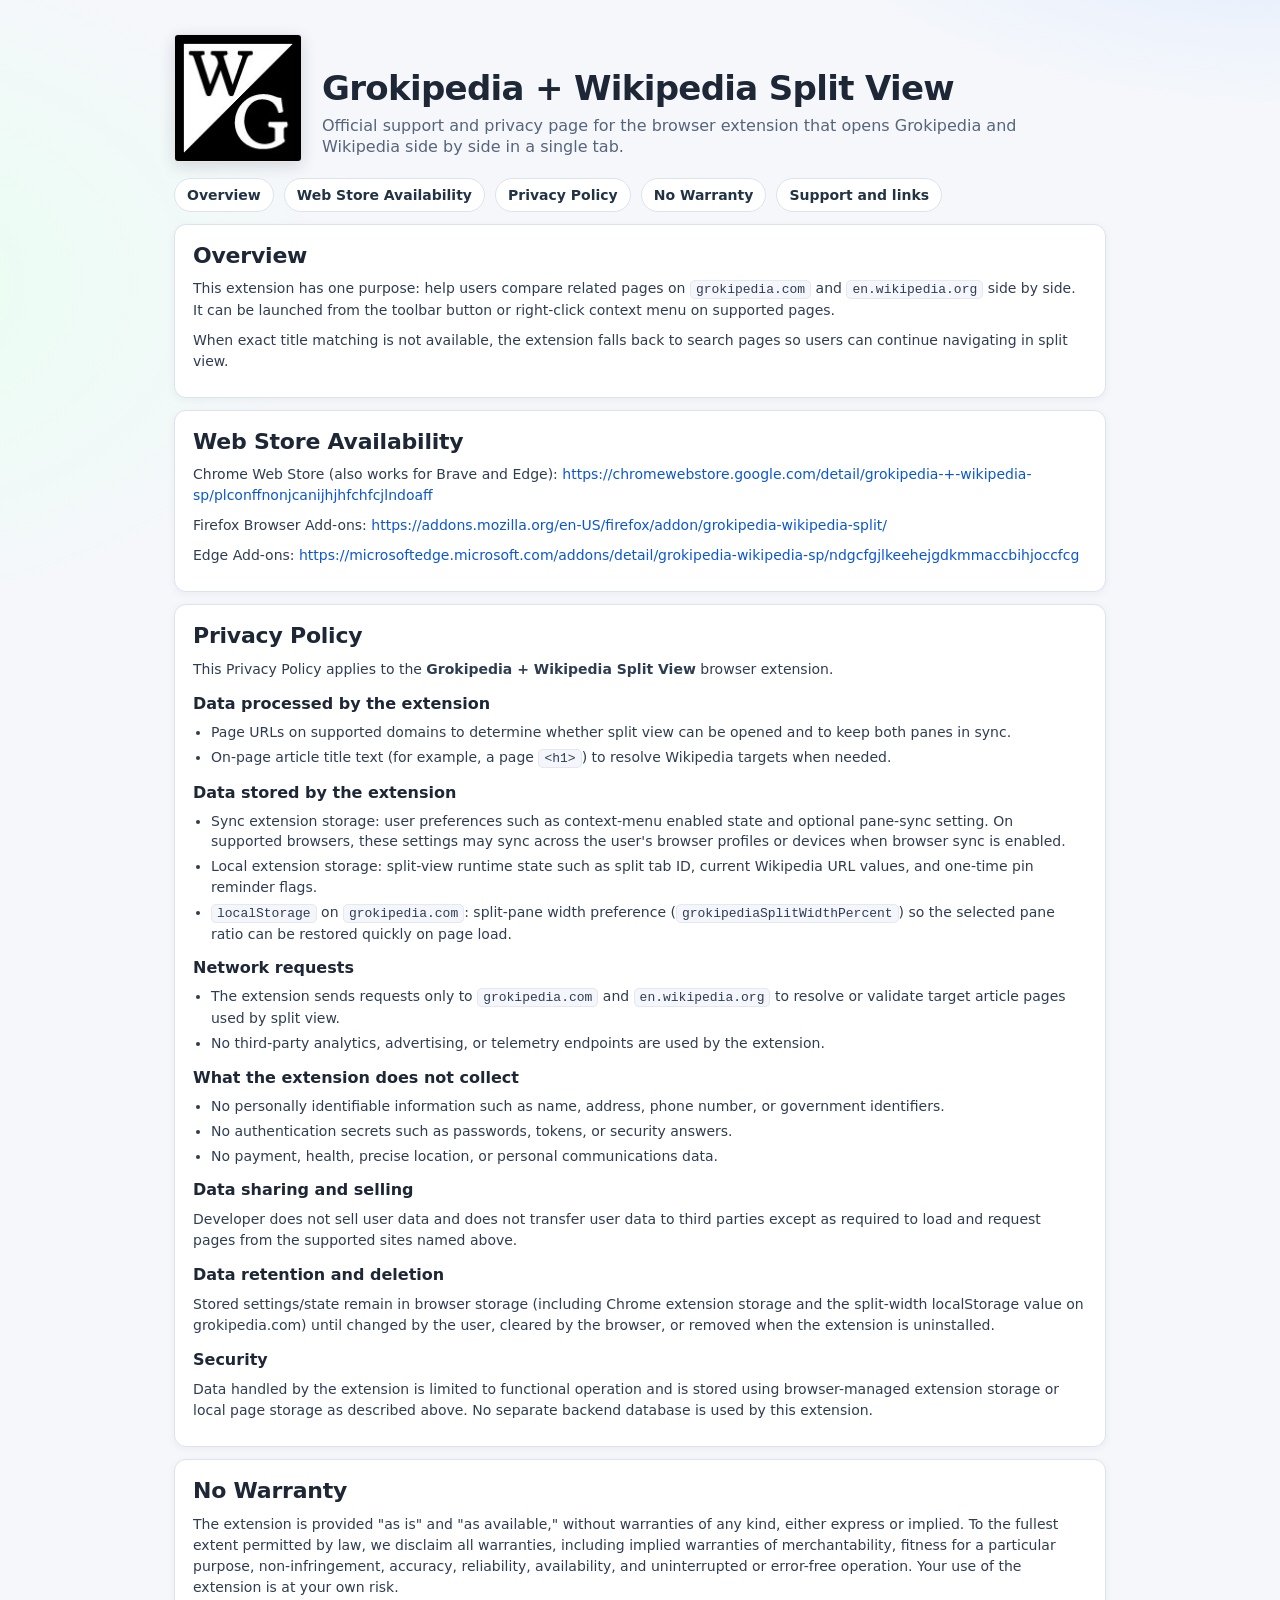
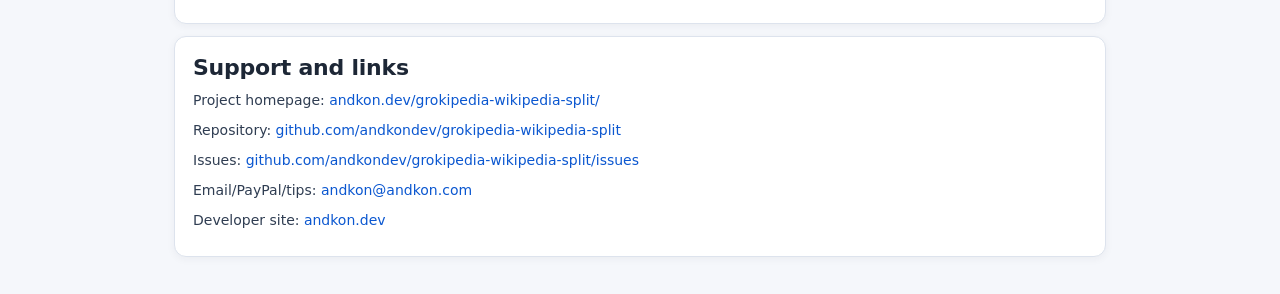
<file: index.html>
<!DOCTYPE html>
<html lang="en">
<head>
  <meta charset="UTF-8">
  <meta name="viewport" content="width=device-width, initial-scale=1">
  <link rel="icon" type="image/png" sizes="128x128" href="icon128.png">
  <title>Grokipedia + Wikipedia Split View</title>
  <style>
    :root {
      --bg: #f5f7fb;
      --card: #ffffff;
      --line: #dde3ed;
      --text: #1d2736;
      --muted: #55657b;
      --link: #0b57d0;
      --accent: #1f7f3f;
      --accent-bg: #effaf2;
    }

    * {
      box-sizing: border-box;
    }

    body {
      margin: 0;
      font-family: system-ui, -apple-system, "Segoe UI", sans-serif;
      color: var(--text);
      background:
        radial-gradient(900px 500px at 100% -10%, #d9e7ff 0%, rgba(217, 231, 255, 0) 60%),
        radial-gradient(700px 500px at -10% 15%, #e8fff1 0%, rgba(232, 255, 241, 0) 65%),
        var(--bg);
    }

    .page {
      max-width: 980px;
      margin: 0 auto;
      padding: 34px 24px 40px;
    }

    .hero {
      display: flex;
      gap: 20px;
      align-items: flex-end;
      margin-bottom: 14px;
    }

    .logo {
      width: 128px;
      height: 128px;
      border-radius: 4px;
      object-fit: cover;
      box-shadow: 0 4px 16px rgba(17, 24, 39, 0.14);
      background: #fff;
      border: 1px solid #e7e7e7;
    }

    .hero-copy {
      min-width: 0;
      padding-bottom: 4px;
    }

    h1 {
      margin: 0 0 8px;
      font-size: 34px;
      line-height: 1.08;
      letter-spacing: -0.02em;
    }

    .subtitle {
      margin: 0;
      color: var(--muted);
      font-size: 16px;
      line-height: 1.35;
      max-width: 760px;
    }

    .anchor-row {
      display: flex;
      gap: 10px;
      flex-wrap: wrap;
      margin-top: 16px;
      margin-bottom: 12px;
    }

    .chip {
      display: inline-flex;
      align-items: center;
      height: 34px;
      padding: 0 12px;
      border-radius: 999px;
      border: 1px solid var(--line);
      background: #fff;
      color: #234;
      font-size: 14px;
      font-weight: 600;
      text-decoration: none;
    }

    .chip:hover {
      border-color: #c3d2eb;
      background: #f7fbff;
    }

    .card {
      margin-top: 12px;
      background: var(--card);
      border: 1px solid var(--line);
      border-radius: 12px;
      box-shadow: 0 2px 8px rgba(31, 41, 55, 0.05);
      padding: 18px 18px 16px;
    }

    .card h2 {
      margin: 0;
      font-size: 22px;
      line-height: 1.2;
      letter-spacing: -0.01em;
    }

    .card h3 {
      margin: 14px 0 8px;
      font-size: 16px;
      line-height: 1.25;
    }

    p {
      margin: 9px 0;
      color: #2f3d52;
      line-height: 1.5;
      font-size: 14px;
    }

    ul {
      margin: 8px 0 10px 18px;
      padding: 0;
      color: #2f3d52;
    }

    li {
      margin: 5px 0;
      line-height: 1.45;
      font-size: 14px;
    }

    code {
      font-family: ui-monospace, SFMono-Regular, Menlo, Consolas, monospace;
      background: #f4f6fb;
      border: 1px solid #e3e8f2;
      border-radius: 5px;
      padding: 1px 5px;
      font-size: 13px;
    }

    .note {
      margin-top: 10px;
      padding: 10px 12px;
      border-radius: 10px;
      border: 1px solid #cde8d5;
      background: var(--accent-bg);
      color: #1e5f35;
      font-size: 13px;
      line-height: 1.45;
    }

    .links a {
      color: var(--link);
      text-decoration: none;
    }

    .links a:hover {
      text-decoration: underline;
    }

    .footer {
      margin-top: 14px;
      color: #5c6f89;
      font-size: 12px;
      line-height: 1.45;
    }

    @media (max-width: 900px) {
      .page {
        padding: 20px 16px 28px;
      }

      .hero {
        align-items: center;
      }

      .logo {
        width: 96px;
        height: 96px;
      }

      h1 {
        font-size: 28px;
      }

      .subtitle {
        font-size: 14px;
      }

      .card {
        padding: 15px 14px 13px;
      }
    }
  </style>
</head>
<body>
  <main class="page">
    <header class="hero">
      <img src="icon128.png" alt="Grokipedia + Wikipedia Split View logo" class="logo">
      <div class="hero-copy">
        <h1>Grokipedia + Wikipedia Split View</h1>
        <p class="subtitle">Official support and privacy page for the browser extension that opens Grokipedia and Wikipedia side by side in a single tab.</p>
      </div>
    </header>

    <nav class="anchor-row">
      <a class="chip" href="#overview">Overview</a>
      <a class="chip" href="#web-store-availability">Web Store Availability</a>
      <a class="chip" href="#privacy">Privacy Policy</a>
      <a class="chip" href="#no-warranty">No Warranty</a>
      <a class="chip" href="#support">Support and links</a>
    </nav>

    <section class="card" id="overview">
      <h2>Overview</h2>
      <p>This extension has one purpose: help users compare related pages on <code>grokipedia.com</code> and <code>en.wikipedia.org</code> side by side. It can be launched from the toolbar button or right-click context menu on supported pages.</p>
      <p>When exact title matching is not available, the extension falls back to search pages so users can continue navigating in split view.</p>
    </section>

    <section class="card links" id="web-store-availability">
      <h2>Web Store Availability</h2>
      <p>Chrome Web Store (also works for Brave and Edge): <a href="https://chromewebstore.google.com/detail/grokipedia-+-wikipedia-sp/plconffnonjcanijhjhfchfcjlndoaff" target="_blank" rel="noopener">https://chromewebstore.google.com/detail/grokipedia-+-wikipedia-sp/plconffnonjcanijhjhfchfcjlndoaff</a></p>
      <p>Firefox Browser Add-ons: <a href="https://addons.mozilla.org/en-US/firefox/addon/grokipedia-wikipedia-split/" target="_blank" rel="noopener">https://addons.mozilla.org/en-US/firefox/addon/grokipedia-wikipedia-split/</a></p>
      <p>Edge Add-ons: <a href="https://microsoftedge.microsoft.com/addons/detail/grokipedia-wikipedia-sp/ndgcfgjlkeehejgdkmmaccbihjoccfcg" target="_blank" rel="noopener">https://microsoftedge.microsoft.com/addons/detail/grokipedia-wikipedia-sp/ndgcfgjlkeehejgdkmmaccbihjoccfcg</a></p>
    </section>

    <section class="card" id="privacy">
      <h2>Privacy Policy</h2>
      <p>This Privacy Policy applies to the <strong>Grokipedia + Wikipedia Split View</strong> browser extension.</p>

      <h3>Data processed by the extension</h3>
      <ul>
        <li>Page URLs on supported domains to determine whether split view can be opened and to keep both panes in sync.</li>
        <li>On-page article title text (for example, a page <code>&lt;h1&gt;</code>) to resolve Wikipedia targets when needed.</li>
      </ul>

      <h3>Data stored by the extension</h3>
      <ul>
        <li>Sync extension storage: user preferences such as context-menu enabled state and optional pane-sync setting. On supported browsers, these settings may sync across the user's browser profiles or devices when browser sync is enabled.</li>
        <li>Local extension storage: split-view runtime state such as split tab ID, current Wikipedia URL values, and one-time pin reminder flags.</li>
        <li><code>localStorage</code> on <code>grokipedia.com</code>: split-pane width preference (<code>grokipediaSplitWidthPercent</code>) so the selected pane ratio can be restored quickly on page load.</li>
      </ul>

      <h3>Network requests</h3>
      <ul>
        <li>The extension sends requests only to <code>grokipedia.com</code> and <code>en.wikipedia.org</code> to resolve or validate target article pages used by split view.</li>
        <li>No third-party analytics, advertising, or telemetry endpoints are used by the extension.</li>
      </ul>

      <h3>What the extension does not collect</h3>
      <ul>
        <li>No personally identifiable information such as name, address, phone number, or government identifiers.</li>
        <li>No authentication secrets such as passwords, tokens, or security answers.</li>
        <li>No payment, health, precise location, or personal communications data.</li>
      </ul>

      <h3>Data sharing and selling</h3>
      <p>Developer does not sell user data and does not transfer user data to third parties except as required to load and request pages from the supported sites named above.</p>

      <h3>Data retention and deletion</h3>
      <p>Stored settings/state remain in browser storage (including Chrome extension storage and the split-width localStorage value on grokipedia.com) until changed by the user, cleared by the browser, or removed when the extension is uninstalled.</p>

      <h3>Security</h3>
      <p>Data handled by the extension is limited to functional operation and is stored using browser-managed extension storage or local page storage as described above. No separate backend database is used by this extension.</p>

    </section>

    <section class="card" id="no-warranty">
      <h2>No Warranty</h2>
      <p>The extension is provided "as is" and "as available," without warranties of any kind, either express or implied. To the fullest extent permitted by law, we disclaim all warranties, including implied warranties of merchantability, fitness for a particular purpose, non-infringement, accuracy, reliability, availability, and uninterrupted or error-free operation. Your use of the extension is at your own risk.</p>
    </section>

    <section class="card links" id="support">
      <h2>Support and links</h2>
      <p>Project homepage: <a href="https://andkon.dev/grokipedia-wikipedia-split/" target="_blank" rel="noopener">andkon.dev/grokipedia-wikipedia-split/</a></p>
      <p>Repository: <a href="https://github.com/andkondev/grokipedia-wikipedia-split" target="_blank" rel="noopener">github.com/andkondev/grokipedia-wikipedia-split</a></p>
      <p>Issues: <a href="https://github.com/andkondev/grokipedia-wikipedia-split/issues" target="_blank" rel="noopener">github.com/andkondev/grokipedia-wikipedia-split/issues</a></p>
      <p>Email/PayPal/tips: <a href="mailto:andkon@andkon.com">andkon@andkon.com</a></p>
      <p>Developer site: <a href="https://andkon.dev" target="_blank" rel="noopener">andkon.dev</a></p>
    </section>

  </main>
</body>
</html>
</file>
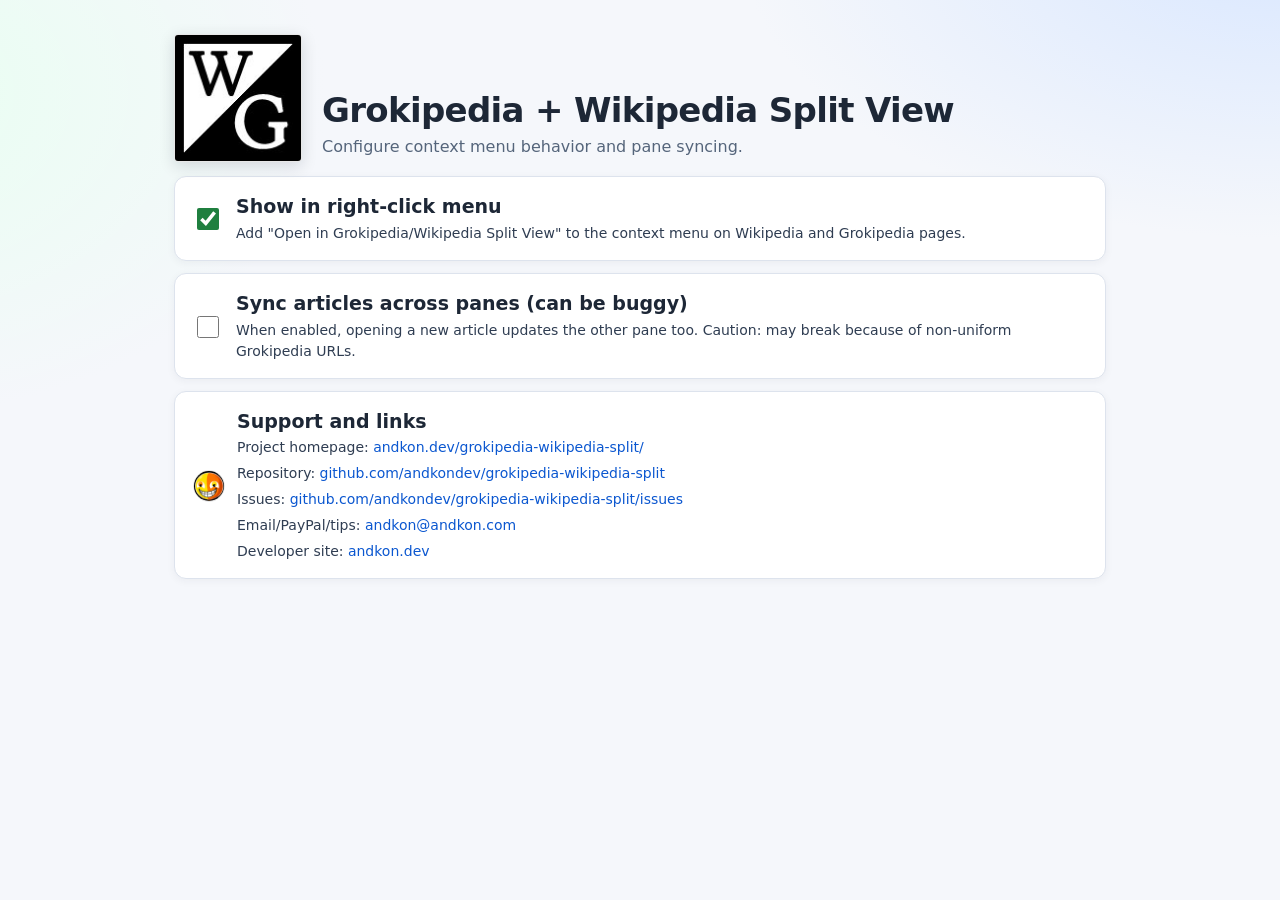
<file: options.html>
<!DOCTYPE html>
<html lang="en">
<head>
  <meta charset="UTF-8">
  <meta name="viewport" content="width=device-width, initial-scale=1">
  <title>Grokipedia Split View Options</title>
  <style>
    :root {
      --bg: #f5f7fb;
      --card: #ffffff;
      --line: #dde3ed;
      --text: #1d2736;
      --muted: #55657b;
      --link: #0b57d0;
      --accent: #1f7f3f;
      --accent-bg: #effaf2;
      --accent-line: #cde8d5;
    }

    * {
      box-sizing: border-box;
    }

    body {
      margin: 0;
      font-family: system-ui, -apple-system, "Segoe UI", sans-serif;
      color: var(--text);
      background:
        radial-gradient(900px 500px at 100% -10%, #d9e7ff 0%, rgba(217, 231, 255, 0) 60%),
        radial-gradient(700px 500px at -10% 15%, #e8fff1 0%, rgba(232, 255, 241, 0) 65%),
        var(--bg);
      background-repeat: no-repeat;
    }

    .page {
      max-width: 980px;
      margin: 0 auto;
      padding: 34px 24px 40px;
    }

    .hero {
      display: flex;
      gap: 20px;
      align-items: flex-end;
      margin-bottom: 14px;
    }

    .logo {
      width: 128px;
      height: 128px;
      border-radius: 4px;
      object-fit: cover;
      flex-shrink: 0;
      box-shadow: 0 4px 16px rgba(17, 24, 39, 0.14);
      background: #fff;
      border: 1px solid #e7e7e7;
    }

    .hero-copy {
      min-width: 0;
      padding-bottom: 4px;
    }

    .title {
      margin: 0 0 8px;
      font-size: 34px;
      line-height: 1.08;
      letter-spacing: -0.02em;
      font-weight: 700;
    }

    .subtitle {
      margin: 0;
      color: var(--muted);
      font-size: 16px;
      line-height: 1.35;
      max-width: 760px;
    }

    .row {
      display: flex;
      align-items: center;
      gap: 14px;
      margin-top: 12px;
      background: var(--card);
      border: 1px solid var(--line);
      border-radius: 12px;
      box-shadow: 0 2px 8px rgba(31, 41, 55, 0.05);
      padding: 18px 18px 16px;
    }

    .option input[type="checkbox"] {
      width: 22px;
      height: 22px;
      cursor: pointer;
      flex-shrink: 0;
      accent-color: var(--accent);
    }

    .option label {
      cursor: pointer;
      flex: 1;
      min-width: 0;
    }

    .option-head {
      display: flex;
      align-items: center;
      gap: 10px;
      flex-wrap: wrap;
    }

    .option-title {
      font-size: 19px;
      font-weight: 600;
      line-height: 1.2;
      color: var(--text);
    }

    .option-desc {
      margin-top: 5px;
      color: #2f3d52;
      font-size: 14px;
      line-height: 1.5;
    }

    .saved-badge {
      display: inline-flex;
      align-items: center;
      padding: 3px 9px;
      border-radius: 999px;
      border: 1px solid var(--accent-line);
      background: var(--accent-bg);
      color: var(--accent);
      font-size: 12px;
      font-weight: 600;
      opacity: 0;
      transform: translateY(2px);
      transition: opacity 0.3s;
    }

    .saved-badge.show {
      opacity: 1;
      transform: translateY(0);
    }

    .contact-block {
      margin-top: 12px;
    }

    .info-row {
      align-items: center;
      gap: 12px;
    }

    .info-icon-slot {
      width: 32px;
      height: 32px;
      flex: 0 0 32px;
      display: flex;
      align-items: center;
      justify-content: center;
    }

    .info-bug {
      width: 26px;
      height: 26px;
      object-fit: contain;
      display: block;
    }

    .info-avatar {
      width: 32px;
      height: 32px;
      border-radius: 999px;
      object-fit: cover;
      display: block;
      border: 1px solid #e5e5e5;
      background: #fff;
    }

    .info-content {
      flex: 1;
      min-width: 0;
    }

    .info-title {
      margin: 0;
      color: var(--text);
      font-size: 19px;
      font-weight: 600;
      line-height: 1.2;
    }

    .info-desc {
      margin-top: 5px;
      color: #2f3d52;
      font-size: 14px;
      line-height: 1.5;
    }

    .info-desc a {
      color: var(--link);
      text-decoration: none;
    }

    .info-desc a:hover {
      text-decoration: underline;
    }

    @media (max-width: 900px) {
      .page {
        padding: 20px 16px 28px;
      }

      .hero {
        align-items: center;
      }

      .logo {
        width: 96px;
        height: 96px;
      }

      .title {
        font-size: 28px;
      }

      .subtitle {
        font-size: 14px;
      }

      .row {
        padding: 15px 14px 13px;
      }

      .option input[type="checkbox"] {
        width: 20px;
        height: 20px;
      }

      .option-title {
        font-size: 17px;
      }

      .option-desc {
        font-size: 13px;
      }

      .info-title {
        font-size: 17px;
      }

      .info-desc {
        font-size: 13px;
      }
    }
  </style>
</head>
<body>
  <main class="page">
    <header class="hero">
      <img src="icon128.png" alt="Grokipedia Split View logo" class="logo">
      <div class="hero-copy">
        <h1 class="title">Grokipedia + Wikipedia Split View</h1>
        <p class="subtitle">Configure context menu behavior and pane syncing.</p>
      </div>
    </header>

    <div class="row option">
      <input type="checkbox" id="contextMenu" checked>
      <label for="contextMenu">
        <div class="option-head">
          <div class="option-title">Show in right-click menu</div>
          <span class="saved-badge" id="savedContextMenu">Saved</span>
        </div>
        <div class="option-desc">Add "Open in Grokipedia/Wikipedia Split View" to the context menu on Wikipedia and Grokipedia pages.</div>
      </label>
    </div>

    <div class="row option">
      <input type="checkbox" id="syncArticles">
      <label for="syncArticles">
        <div class="option-head">
          <div class="option-title">Sync articles across panes (can be buggy)</div>
          <span class="saved-badge" id="savedSyncArticles">Saved</span>
        </div>
        <div class="option-desc">When enabled, opening a new article updates the other pane too. Caution: may break because of non-uniform Grokipedia URLs.</div>
      </label>
    </div>

    <div class="contact-block">
      <div class="row info-row">
        <span class="info-icon-slot" aria-hidden="true">
          <img src="andkon-dev-logo.png" alt="" class="info-avatar">
        </span>
        <div class="info-content">
          <div class="info-title">Support and links</div>
          <div class="info-desc">Project homepage: <a href="https://andkon.dev/grokipedia-wikipedia-split/" target="_blank" rel="noopener">andkon.dev/grokipedia-wikipedia-split/</a></div>
          <div class="info-desc">Repository: <a href="https://github.com/andkondev/grokipedia-wikipedia-split" target="_blank" rel="noopener">github.com/andkondev/grokipedia-wikipedia-split</a></div>
          <div class="info-desc">Issues: <a href="https://github.com/andkondev/grokipedia-wikipedia-split/issues" target="_blank" rel="noopener">github.com/andkondev/grokipedia-wikipedia-split/issues</a></div>
          <div class="info-desc">Email/PayPal/tips: <a href="mailto:andkon@andkon.com">andkon@andkon.com</a></div>
          <div class="info-desc">Developer site: <a href="https://andkon.dev" target="_blank" rel="noopener">andkon.dev</a></div>
        </div>
      </div>
    </div>
  </main>

  <script src="options.js"></script>
</body>
</html>
</file>
